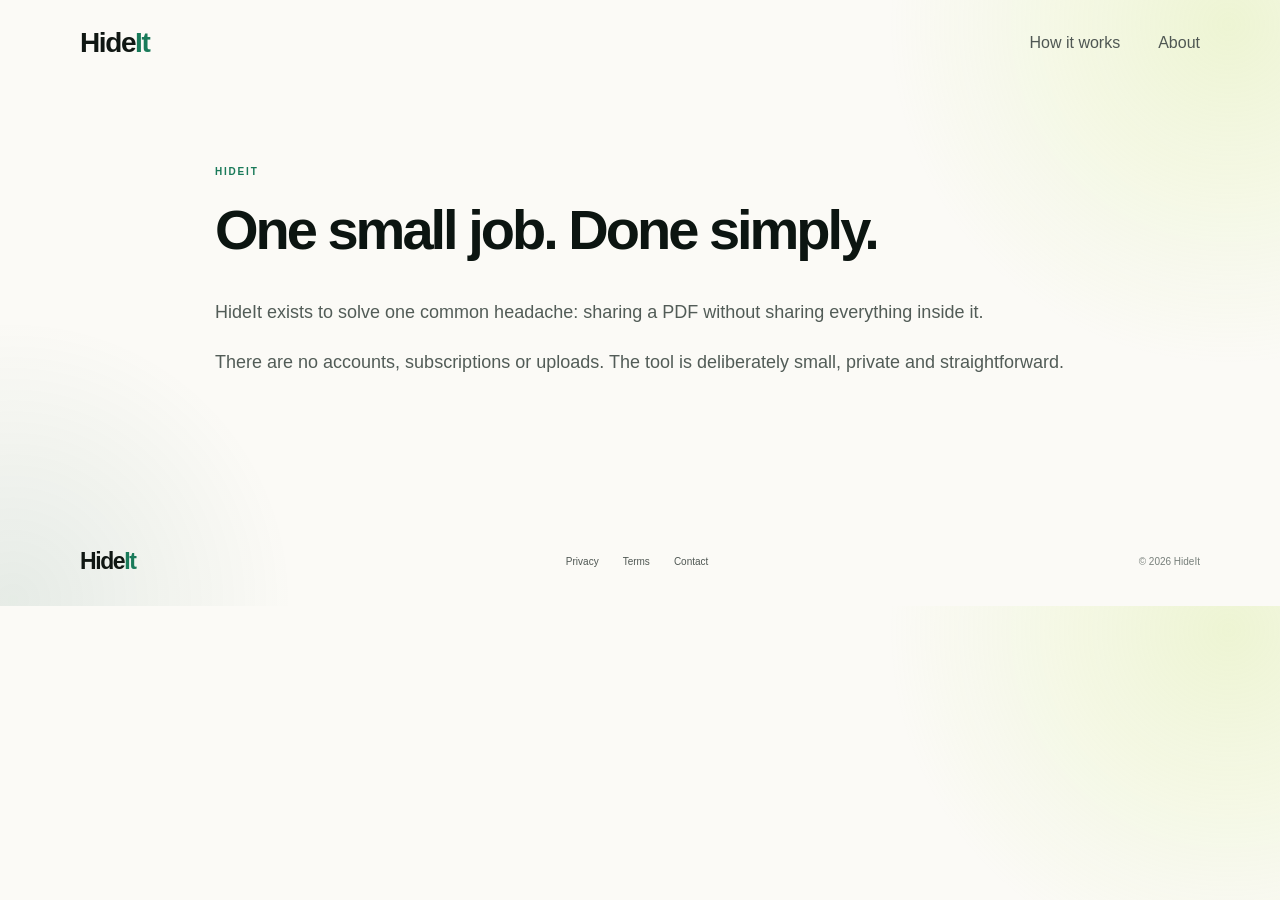
<file: about.html>
<!doctype html><html lang="en"><head><!-- Google tag (gtag.js) --><script async src="https://www.googletagmanager.com/gtag/js?id=G-SH8G4YK78V"></script><script>window.dataLayer=window.dataLayer||[];function gtag(){dataLayer.push(arguments);}gtag('js',new Date());gtag('config','G-SH8G4YK78V');</script><meta charset="utf-8"><meta name="viewport" content="width=device-width,initial-scale=1"><title>About | HideIt</title><link rel="stylesheet" href="styles.css"></head><body><header class="site-header wrap"><a class="brand" href="./">Hide<span>It</span></a><nav><a href="how-it-works.html">How it works</a><a href="about.html">About</a></nav></header><main class="wrap" style="max-width:850px;padding:80px 0 120px"><p class="eyebrow">HIDEIT</p><h1 style="font-size:56px;letter-spacing:-3px;margin:15px 0 35px">One small job. Done simply.</h1><div style="font-size:18px;line-height:1.75;color:#525c57"><p>HideIt exists to solve one common headache: sharing a PDF without sharing everything inside it.</p><p>There are no accounts, subscriptions or uploads. The tool is deliberately small, private and straightforward.</p></div></main><footer class="wrap"><a class="brand smallbrand" href="./">Hide<span>It</span></a><div><a href="privacy.html">Privacy</a><a href="terms.html">Terms</a><a href="contact.html">Contact</a></div><span>© 2026 HideIt</span></footer></body></html>
</file>
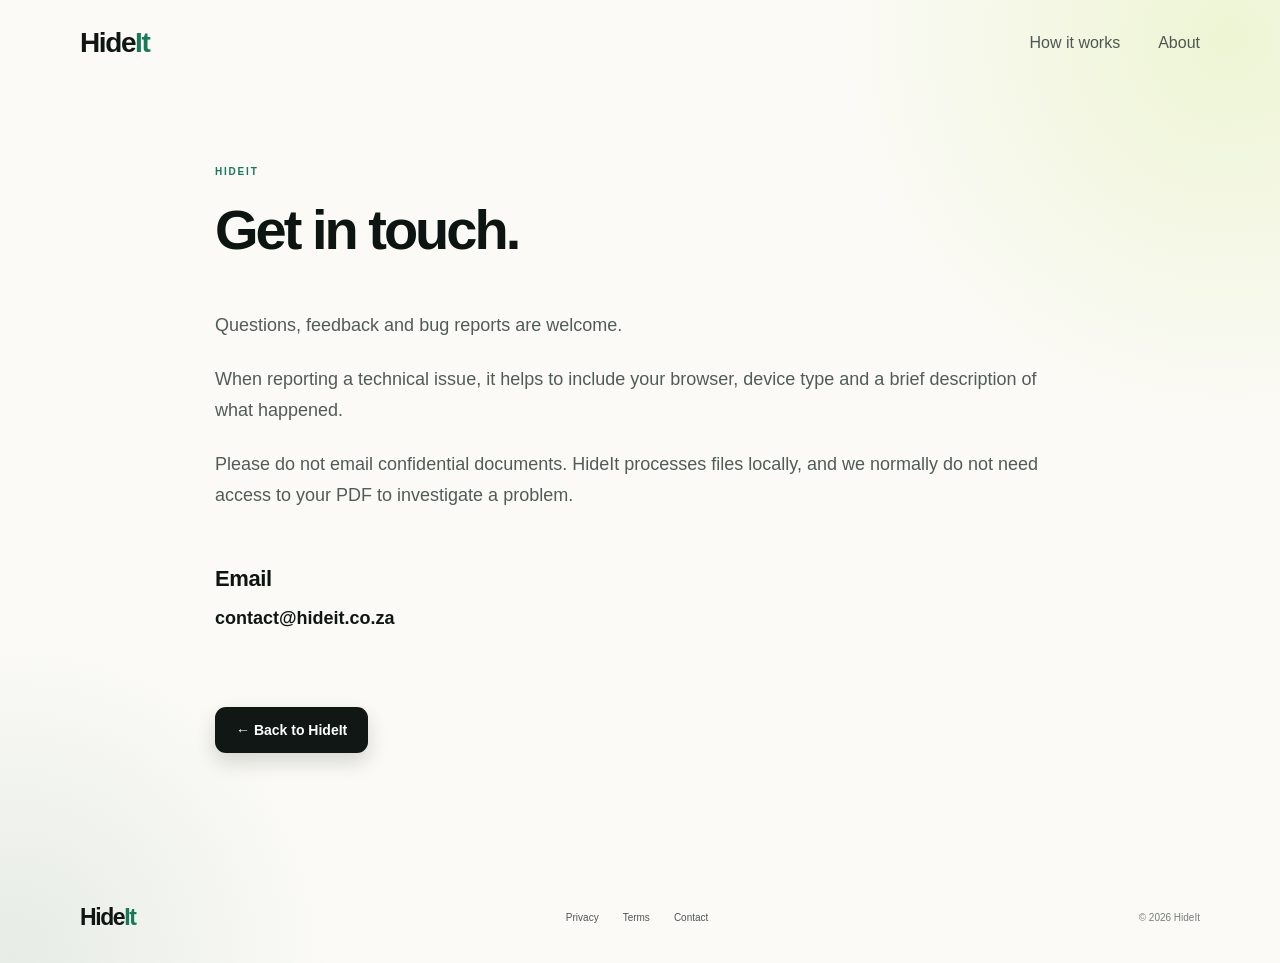
<file: contact.html>
<!doctype html>
<html lang="en">
<head>
  <!-- Google tag (gtag.js) -->
  <script async src="https://www.googletagmanager.com/gtag/js?id=G-SH8G4YK78V"></script>
  <script>
    window.dataLayer=window.dataLayer||[];
    function gtag(){dataLayer.push(arguments);}
    gtag('js',new Date());
    gtag('config','G-SH8G4YK78V');
  </script>
  <meta charset="utf-8">
  <meta name="viewport" content="width=device-width,initial-scale=1">
  <title>Contact HideIt</title>
  <meta name="description" content="Contact HideIt with questions, feedback or technical issues about private PDF redaction.">
  <link rel="stylesheet" href="styles.css">
  <style>
    .contact-main{max-width:850px;padding:80px 0 120px}
    .contact-main h1{font-size:56px;letter-spacing:-3px;margin:15px 0 48px}
    .contact-copy{font-size:18px;line-height:1.75;color:#525c57}
    .contact-copy p{margin:0 0 22px}
    .contact-main h2{margin:54px 0 12px;font-size:22px;letter-spacing:-.4px}
    .contact-email{color:#101713;text-decoration:none;font-size:18px;font-weight:800}
    .contact-email:hover{color:#197a59}
    .back-link{display:inline-block;margin-top:62px;padding:15px 21px;border-radius:11px;background:#111714;color:#fff;text-decoration:none;font-size:14px;font-weight:800;box-shadow:0 9px 20px rgba(17,23,20,.16)}
    .back-link:hover{background:#202823}
    @media(max-width:560px){
      .contact-main{padding:54px 0 76px}
      .contact-main h1{font-size:46px;letter-spacing:-2.5px;margin-bottom:36px}
      .contact-copy{font-size:16px}
      .contact-main h2{margin-top:44px}
    }
  </style>
</head>
<body>
<header class="site-header wrap">
  <a class="brand" href="./">Hide<span>It</span></a>
  <nav><a href="how-it-works.html">How it works</a><a href="about.html">About</a></nav>
</header>
<main class="wrap contact-main">
  <p class="eyebrow">HIDEIT</p>
  <h1>Get in touch.</h1>
  <div class="contact-copy">
    <p>Questions, feedback and bug reports are welcome.</p>
    <p>When reporting a technical issue, it helps to include your browser, device type and a brief description of what happened.</p>
    <p>Please do not email confidential documents. HideIt processes files locally, and we normally do not need access to your PDF to investigate a problem.</p>
  </div>
  <h2>Email</h2>
  <p><a class="contact-email" href="mailto:contact@hideit.co.za">contact@hideit.co.za</a></p>
  <a class="back-link" href="./">← Back to HideIt</a>
</main>
<footer class="wrap">
  <a class="brand smallbrand" href="./">Hide<span>It</span></a>
  <div><a href="privacy.html">Privacy</a><a href="terms.html">Terms</a><a href="contact.html">Contact</a></div>
  <span>© 2026 HideIt</span>
</footer>
</body>
</html>
</file>
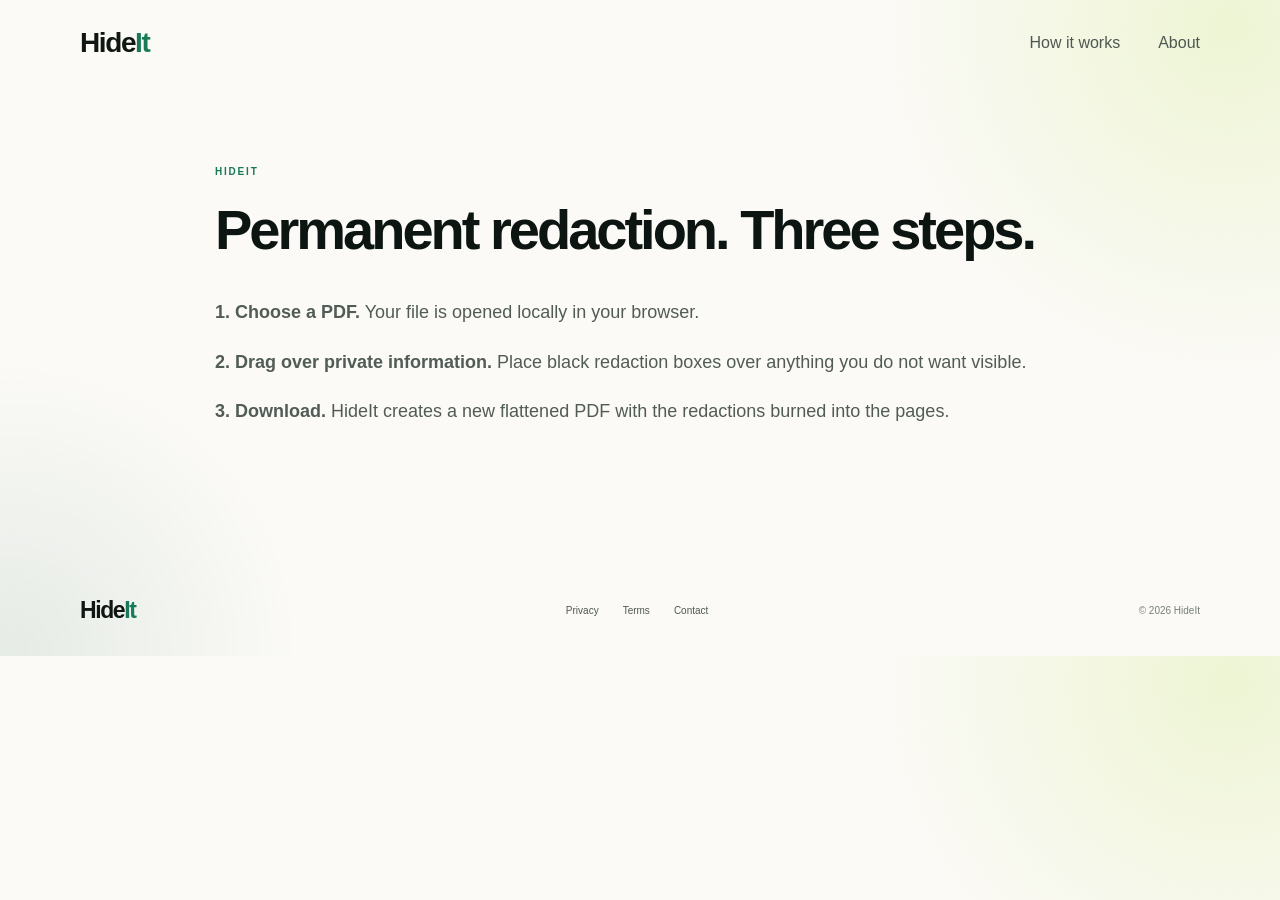
<file: how-it-works.html>
<!doctype html><html lang="en"><head><!-- Google tag (gtag.js) --><script async src="https://www.googletagmanager.com/gtag/js?id=G-SH8G4YK78V"></script><script>window.dataLayer=window.dataLayer||[];function gtag(){dataLayer.push(arguments);}gtag('js',new Date());gtag('config','G-SH8G4YK78V');</script><meta charset="utf-8"><meta name="viewport" content="width=device-width,initial-scale=1"><title>How it works | HideIt</title><link rel="stylesheet" href="styles.css"></head><body><header class="site-header wrap"><a class="brand" href="./">Hide<span>It</span></a><nav><a href="how-it-works.html">How it works</a><a href="about.html">About</a></nav></header><main class="wrap" style="max-width:850px;padding:80px 0 120px"><p class="eyebrow">HIDEIT</p><h1 style="font-size:56px;letter-spacing:-3px;margin:15px 0 35px">Permanent redaction. Three steps.</h1><div style="font-size:18px;line-height:1.75;color:#525c57"><p><strong>1. Choose a PDF.</strong> Your file is opened locally in your browser.</p><p><strong>2. Drag over private information.</strong> Place black redaction boxes over anything you do not want visible.</p><p><strong>3. Download.</strong> HideIt creates a new flattened PDF with the redactions burned into the pages.</p></div></main><footer class="wrap"><a class="brand smallbrand" href="./">Hide<span>It</span></a><div><a href="privacy.html">Privacy</a><a href="terms.html">Terms</a><a href="contact.html">Contact</a></div><span>© 2026 HideIt</span></footer></body></html>
</file>
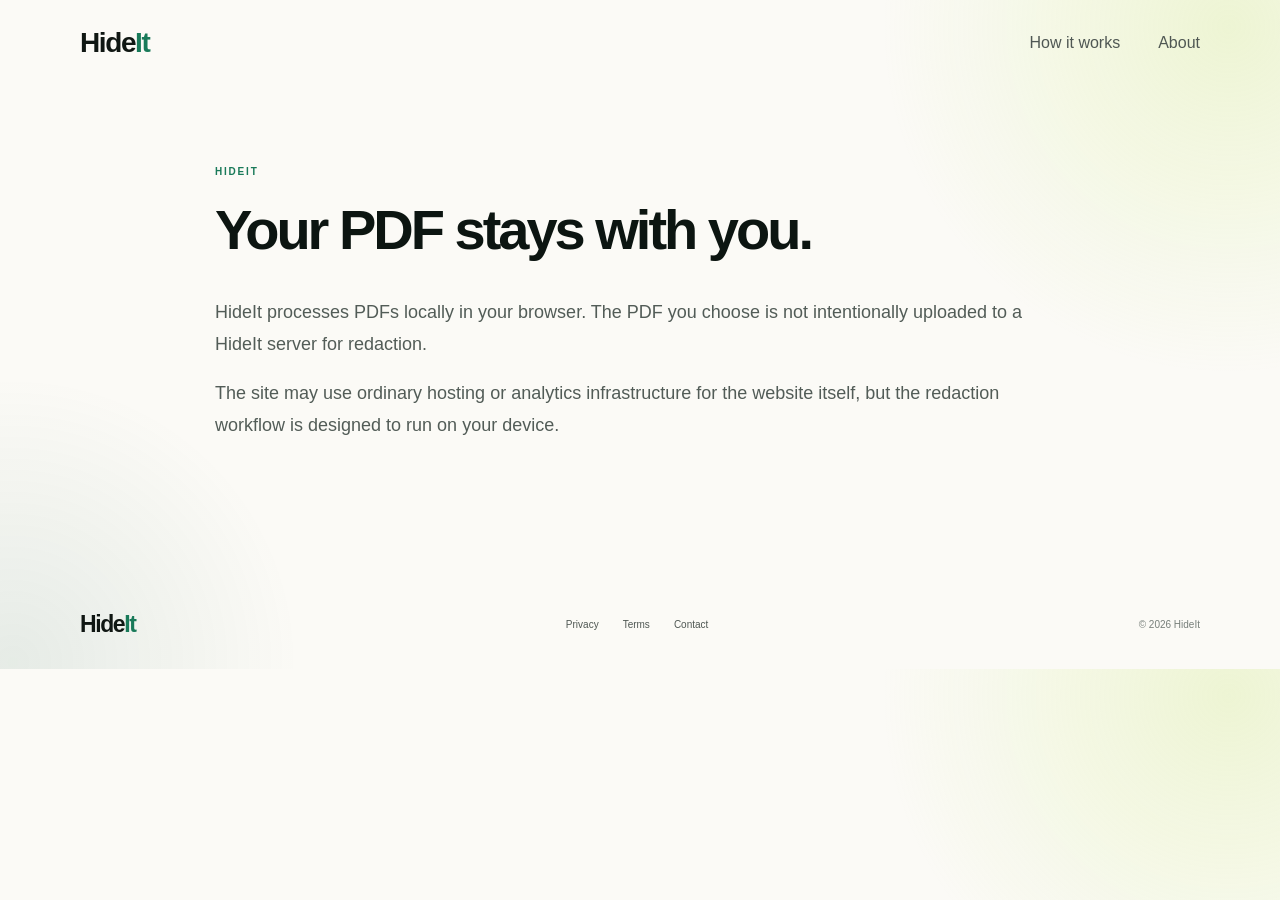
<file: privacy.html>
<!doctype html><html lang="en"><head><!-- Google tag (gtag.js) --><script async src="https://www.googletagmanager.com/gtag/js?id=G-SH8G4YK78V"></script><script>window.dataLayer=window.dataLayer||[];function gtag(){dataLayer.push(arguments);}gtag('js',new Date());gtag('config','G-SH8G4YK78V');</script><meta charset="utf-8"><meta name="viewport" content="width=device-width,initial-scale=1"><title>Privacy | HideIt</title><link rel="stylesheet" href="styles.css"></head><body><header class="site-header wrap"><a class="brand" href="./">Hide<span>It</span></a><nav><a href="how-it-works.html">How it works</a><a href="about.html">About</a></nav></header><main class="wrap" style="max-width:850px;padding:80px 0 120px"><p class="eyebrow">HIDEIT</p><h1 style="font-size:56px;letter-spacing:-3px;margin:15px 0 35px">Your PDF stays with you.</h1><div style="font-size:18px;line-height:1.75;color:#525c57"><p>HideIt processes PDFs locally in your browser. The PDF you choose is not intentionally uploaded to a HideIt server for redaction.</p><p>The site may use ordinary hosting or analytics infrastructure for the website itself, but the redaction workflow is designed to run on your device.</p></div></main><footer class="wrap"><a class="brand smallbrand" href="./">Hide<span>It</span></a><div><a href="privacy.html">Privacy</a><a href="terms.html">Terms</a><a href="contact.html">Contact</a></div><span>© 2026 HideIt</span></footer></body></html>
</file>
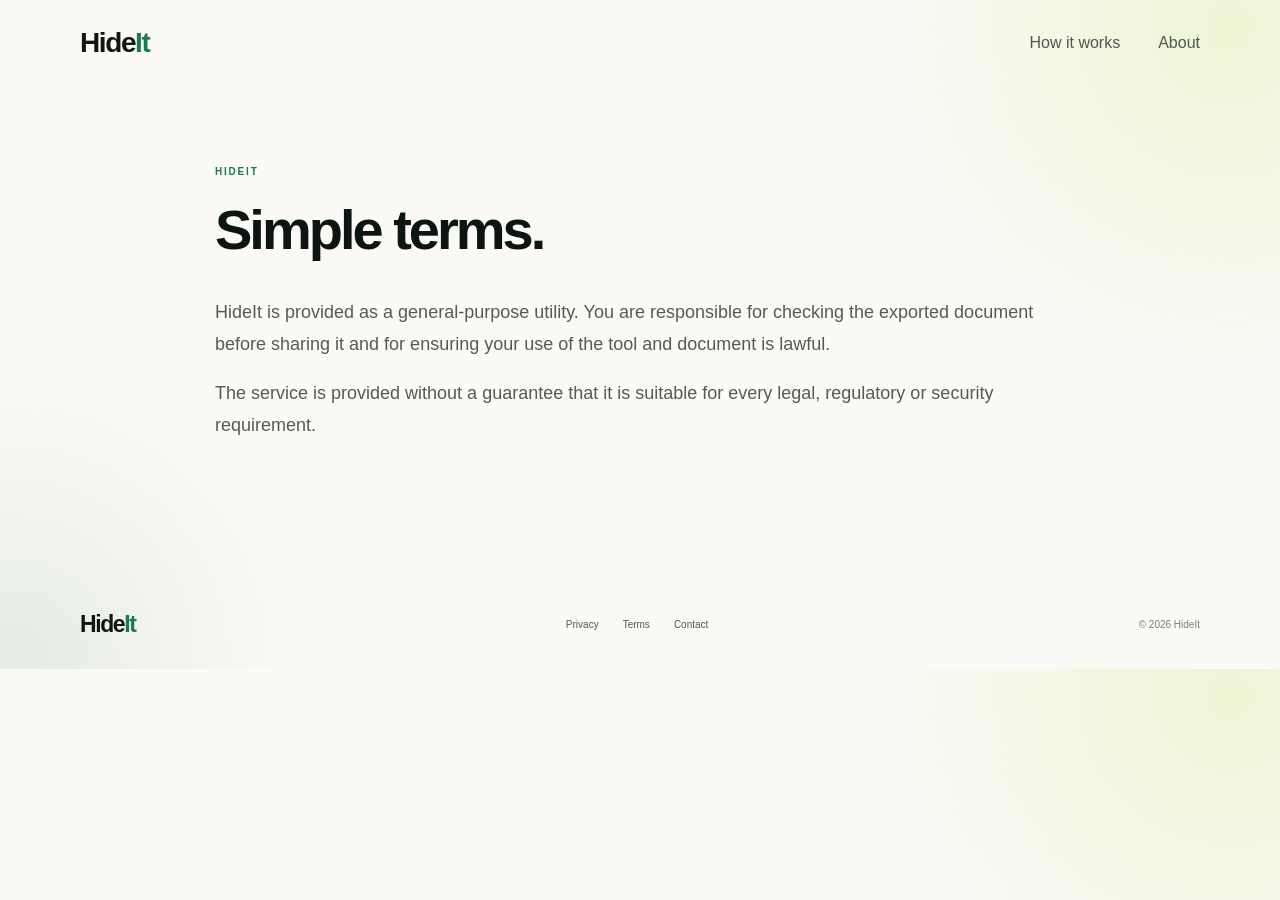
<file: terms.html>
<!doctype html><html lang="en"><head><!-- Google tag (gtag.js) --><script async src="https://www.googletagmanager.com/gtag/js?id=G-SH8G4YK78V"></script><script>window.dataLayer=window.dataLayer||[];function gtag(){dataLayer.push(arguments);}gtag('js',new Date());gtag('config','G-SH8G4YK78V');</script><meta charset="utf-8"><meta name="viewport" content="width=device-width,initial-scale=1"><title>Terms | HideIt</title><link rel="stylesheet" href="styles.css"></head><body><header class="site-header wrap"><a class="brand" href="./">Hide<span>It</span></a><nav><a href="how-it-works.html">How it works</a><a href="about.html">About</a></nav></header><main class="wrap" style="max-width:850px;padding:80px 0 120px"><p class="eyebrow">HIDEIT</p><h1 style="font-size:56px;letter-spacing:-3px;margin:15px 0 35px">Simple terms.</h1><div style="font-size:18px;line-height:1.75;color:#525c57"><p>HideIt is provided as a general-purpose utility. You are responsible for checking the exported document before sharing it and for ensuring your use of the tool and document is lawful.</p><p>The service is provided without a guarantee that it is suitable for every legal, regulatory or security requirement.</p></div></main><footer class="wrap"><a class="brand smallbrand" href="./">Hide<span>It</span></a><div><a href="privacy.html">Privacy</a><a href="terms.html">Terms</a><a href="contact.html">Contact</a></div><span>© 2026 HideIt</span></footer></body></html>
</file>
<file: styles.css>
*{box-sizing:border-box}html{scroll-behavior:smooth}body{margin:0;background:#f8f6f0;color:#0c1511;font-family:Inter,ui-sans-serif,-apple-system,BlinkMacSystemFont,"Segoe UI",Arial,sans-serif}.wrap{width:min(1420px,92vw);margin:auto}.site-header{height:92px;display:flex;align-items:center;justify-content:space-between}.brand{font-size:28px;font-weight:800;letter-spacing:-1.4px;text-decoration:none;color:#101713}.brand span,.green{color:#197a59}nav{display:flex;gap:38px}nav a,footer a{color:#4f5753;text-decoration:none}.hero{min-height:690px;display:grid;grid-template-columns:47% 53%;align-items:center;gap:30px;padding:34px 0 55px}.eyebrow{color:#197a59;font-weight:800;letter-spacing:3px;font-size:14px}.hero h1{font-size:clamp(54px,5.1vw,84px);line-height:.93;letter-spacing:-4.8px;margin:28px 0 26px}.hero h1 em{font-style:normal;color:#197a59}.lede{font-size:22px;line-height:1.45;color:#626a66}.drop-zone{margin-top:30px;width:min(510px,100%);height:205px;border:1.5px dashed #9ba39e;border-radius:22px;display:flex;flex-direction:column;align-items:center;justify-content:center;transition:.2s;background:rgba(255,255,255,.22)}.drop-zone.drag{background:#edf5ef;border-color:#197a59}.primary{border:0;border-radius:14px;background:#197a59;color:white;font-weight:800;font-size:18px;padding:17px 27px;box-shadow:0 12px 28px #197a5930;cursor:pointer}.drop-zone p{margin:18px 0 9px;color:#5e6662}.drop-zone small{color:#69716d}.hero-art{height:620px;position:relative;display:flex;align-items:center;justify-content:center}.orb{position:absolute;width:540px;height:540px;border-radius:50%;background:#dfe7de;right:40px;top:55px}.mock-window{position:relative;width:550px;height:585px;background:#fff;border:1px solid #c8cbc7;border-radius:20px;box-shadow:0 24px 45px #29382f22;z-index:2;overflow:hidden}.mock-top{height:48px;border-bottom:1px solid #ddd;display:flex;justify-content:space-between;align-items:center;padding:0 20px;font-size:14px}.dots{word-spacing:5px;color:#df4c3e}.mock-paper{padding:30px 62px}.mock-paper h3{text-align:center;font-size:24px;letter-spacing:1px;margin:0 0 30px}.mock-paper h4{margin:38px 0 10px}.mock-row{display:flex;gap:28px;align-items:center;margin:16px 0}.bar{display:block;background:#050a08;height:20px;border-radius:3px}.w1{width:170px}.w2{width:82px}.line{height:1px;background:#ddd}.txn{display:flex;align-items:center;justify-content:space-between;margin:18px 0}.txn i{width:78px;height:10px;background:#e5e2dc;border-radius:6px}.txn b{width:120px;height:20px;background:#060b09;border-radius:2px}.txn b.wide{width:145px}.txn b.xwide{width:235px}.txn small{color:#d1cec8}.selected{height:82px;width:210px;margin:10px 0 20px 110px;border:2px dashed #197a59;position:relative}.selected span{position:absolute;inset:7px;background:#050a08}.tool-float{position:absolute;right:-8px;top:275px;width:210px;background:#faf9f5;border:1px solid #c9cbc7;border-radius:18px;z-index:3;padding:12px;box-shadow:0 16px 32px #29382f20}.tool-float div{padding:16px;border-radius:11px;font-size:18px;display:flex;gap:18px}.tool-float .active{background:#e7ebe5}.tool-float hr{border:0;border-top:1px solid #ddd}.features{border-top:1px solid #d8d8d2;border-bottom:1px solid #d8d8d2;display:grid;grid-template-columns:repeat(3,1fr);padding:28px 0}.features article{display:flex;align-items:center;justify-content:center;gap:18px;border-right:1px solid #deded8}.features article:last-child{border:0}.features h3{margin:0 0 7px}.features p{margin:0;color:#606864;line-height:1.4}.icon{width:58px;height:58px;border-radius:50%;display:grid;place-items:center;background:#e5ece5;color:#197a59;font-size:28px;font-weight:800}footer{height:100px;display:flex;align-items:center;justify-content:space-between;color:#68706c}footer div{display:flex;gap:38px}.smallbrand{font-size:23px}.editor{padding:70px 0}.hidden{display:none}.editor-head{display:flex;justify-content:space-between;align-items:end;margin-bottom:24px}.editor-head h2{font-size:42px;letter-spacing:-1.5px;margin:8px 0}.ghost,.toolbar button{background:#fff;border:1px solid #d5d8d4;border-radius:10px;padding:11px 15px;cursor:pointer;font-weight:700}.editor-shell{background:#eceeea;border-radius:22px;padding:18px}.toolbar{display:flex;align-items:center;gap:10px;padding-bottom:16px}.toolbar .spacer{flex:1}.toolbar .small{padding:11px 16px;font-size:14px}.canvas-wrap{position:relative;margin:auto;width:max-content;max-width:100%;box-shadow:0 8px 25px #0002;background:#fff}.canvas-wrap canvas{display:block;max-width:100%;height:auto}.canvas-wrap #redactCanvas{position:absolute;left:0;top:0;touch-action:none;cursor:crosshair}.hint{text-align:center;color:#66706b;margin:18px 0 2px}@media(max-width:900px){.site-header{height:72px}.hero{grid-template-columns:1fr;padding-top:35px}.hero-copy{text-align:center}.hero h1{letter-spacing:-3px}.lede{font-size:19px}.drop-zone{margin:28px auto}.hero-art{height:500px;transform:scale(.82);margin:-40px -50px}.features{grid-template-columns:1fr}.features article{border-right:0;border-bottom:1px solid #deded8;padding:22px}.features article:last-child{border-bottom:0}footer{height:auto;padding:28px 0;gap:20px;flex-wrap:wrap}.editor-head h2{font-size:30px}.toolbar{flex-wrap:wrap}.toolbar .spacer{display:none;width:100%}}@media(max-width:560px){nav{gap:18px;font-size:14px}.hero{display:block}.hero h1{font-size:52px}.hero-art{display:none}.drop-zone{height:185px}.features{margin-top:30px}.toolbar .primary{width:100%}}
/* HideIt v1.0 final polish: keep the download action visibly branded inside the toolbar. */
.toolbar button.primary{background:#197a59;color:#fff;border-color:#197a59;box-shadow:0 12px 28px #197a5930}
.toolbar button.primary:hover{background:#166d50;border-color:#166d50}


/* HideIt v1.1 — family-aligned homepage */
body{
  background:
    radial-gradient(circle at 96% 4%,rgba(203,232,124,.28),transparent 25%),
    radial-gradient(circle at 1% 99%,rgba(47,111,87,.10),transparent 20%),
    #fbfaf6;
}
.wrap{width:min(1120px,88vw);margin:auto}
.site-header{height:86px;padding:0;display:flex;align-items:center;justify-content:space-between}
.family-brand{display:flex;align-items:center;gap:10px}
.brand-word{font-size:19px;letter-spacing:-.7px}
.family-mark{width:32px;height:32px;padding:7px;border-radius:9px;display:grid;grid-template-columns:1fr 1fr;gap:3px;background:#111714;box-shadow:0 7px 17px rgba(17,23,20,.16)}
.family-mark i{display:block;border-radius:2px;background:#fff}
.privacy-pill{padding:8px 13px;border:1px solid #dcded7;border-radius:999px;background:rgba(255,255,255,.72);color:#5f6863;font-size:11px;font-weight:700}

.hero{min-height:calc(100vh - 86px);grid-template-columns:44% 56%;gap:40px;padding:0 0 72px;align-items:center}
.hero-copy{align-self:center;transform:translateY(-10px)}
.eyebrow{margin:0 0 20px;font-size:10px;letter-spacing:.18em}
.hero h1{max-width:520px;margin:0 0 24px;font-size:clamp(58px,5.4vw,84px);line-height:.88;letter-spacing:-.06em}
.hero h1 em{display:inline-block;margin-top:8px}
.lede{margin:0;max-width:470px;font-size:16px;line-height:1.55}

.compact-drop{width:auto;height:auto;margin-top:27px;border:0;border-radius:0;background:transparent;display:block}
.compact-drop.drag{background:transparent;border:0}
.upload-row{display:flex;align-items:center;gap:15px}
.upload-row span{color:#68706c;font-size:11px}
.family-cta{padding:13px 18px;border-radius:11px;background:#111714;box-shadow:0 9px 20px rgba(17,23,20,.16);font-size:13px}
.family-cta:hover{background:#202823}
.compact-drop small{display:block;margin-top:14px;color:#727a75;font-size:10px}

.hero-art{height:540px;transform:scale(.88);transform-origin:center}
.orb{width:455px;height:455px;right:52px;top:44px;background:linear-gradient(145deg,#4c8a6e 0%,#2f6f57 58%,#1f5742 100%)}
.orb::after{content:"";position:absolute;width:180px;height:180px;border-radius:50%;top:-32px;right:-20px;background:#cbe87c;opacity:.92}
.mock-window{width:470px;height:505px;border-color:rgba(17,23,20,.10);border-radius:18px;box-shadow:0 24px 48px rgba(17,23,20,.16)}
.mock-top{height:43px;font-size:12px}
.mock-paper{padding:26px 52px}
.mock-paper h3{font-size:20px;margin-bottom:25px}
.mock-paper h4{margin-top:30px;font-size:12px}
.mock-row{margin:13px 0;font-size:12px}
.bar{height:16px}.w1{width:145px}.w2{width:70px}
.txn{margin:14px 0}.txn i{width:66px;height:8px}.txn b{height:16px;width:102px}.txn b.wide{width:124px}.txn b.xwide{width:205px}
.selected{height:70px;width:180px;margin:8px 0 16px 94px}
.tool-float{right:2px;top:244px;width:178px;padding:9px;border-radius:15px}
.tool-float div{padding:13px 11px;gap:13px;font-size:14px}

.features{margin-top:0;padding:30px 0 31px;border-top:1px solid #dcded7;border-bottom:1px solid #dcded7;display:grid;grid-template-columns:repeat(3,1fr)}
.features article{min-height:82px;display:block;padding:0 34px;border-right:1px solid #dcded7}
.features article:first-child{padding-left:0}
.features article:last-child{padding-right:0;border-right:0}
.features h3{margin:0 0 9px;font-size:12px}
.features p{margin:0;max-width:245px;color:#6a726d;font-size:11px;line-height:1.55}
footer{height:90px;display:flex;justify-content:space-between;align-items:center;color:#777f7a;font-size:10px}
footer div{display:flex;gap:24px}
footer a{font-size:10px}

/* Redaction workspace remains functionally and visually intact. */
.editor{min-height:auto}

@media(max-width:900px){
  .wrap{width:min(92vw,760px)}
  .hero{min-height:auto;grid-template-columns:1fr;padding:54px 0 70px}
  .hero-copy{text-align:left;transform:none}
  .hero h1{max-width:650px;font-size:clamp(54px,10vw,72px)}
  .lede{font-size:15px}
  .compact-drop{margin-left:0;margin-right:0}
  .hero-art{height:480px;transform:scale(.82);margin:-10px auto -30px}
  .features article{padding:0 24px}
  .features article:first-child{padding-left:0}
  .features article:last-child{padding-right:0}
}
@media(max-width:560px){
  .site-header{height:72px}
  .privacy-pill{font-size:9px;padding:7px 9px}
  .hero{min-height:calc(100svh - 72px);display:flex;flex-direction:column;justify-content:center;padding:28px 0 48px}
  .hero-copy{width:100%}
  .hero h1{font-size:clamp(48px,14.5vw,64px);letter-spacing:-.055em}
  .lede{font-size:14px}
  .upload-row{align-items:flex-start;flex-direction:column;gap:10px}
  .hero-art{display:none}
  .features{grid-template-columns:1fr;padding:0}
  .features article,.features article:first-child,.features article:last-child{min-height:auto;padding:22px 0;border-right:0;border-bottom:1px solid #dcded7}
  .features article:last-child{border-bottom:0}
  footer{height:auto;padding:26px 0;gap:18px;flex-direction:column-reverse}
  footer div{flex-wrap:wrap;justify-content:center}
}
</file>
